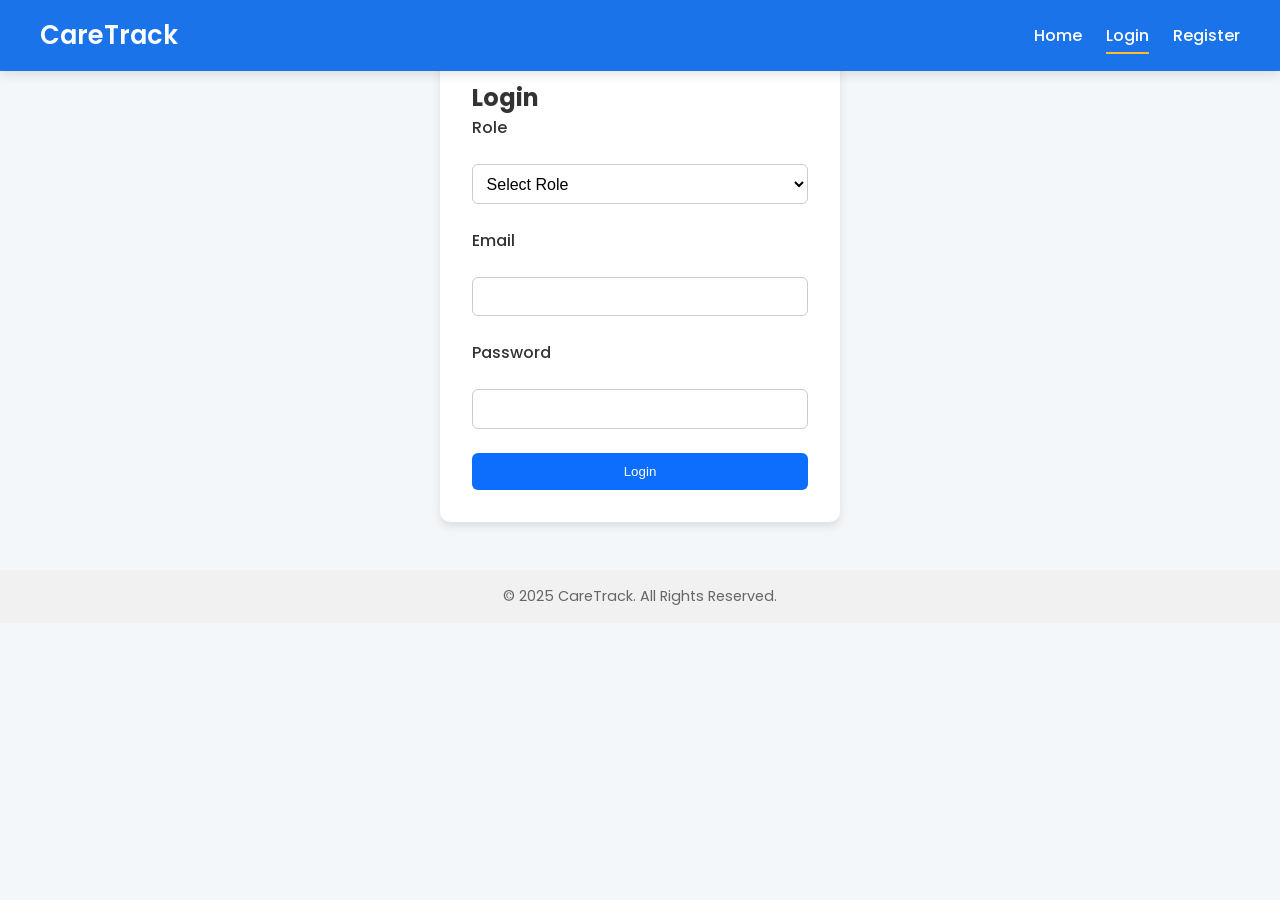
<file: login.html>
<!DOCTYPE html>
<html lang="en">
<head>
  <meta charset="UTF-8">
  <meta name="viewport" content="width=device-width, initial-scale=1.0">
  <title>CareTrack - Login</title>
  <link rel="stylesheet" href="style.css">
</head>
<body>

<header>
  <nav class="navbar">
    <div class="logo">CareTrack</div>
    <ul class="nav-links">
      <li><a href="index.html" class="nav-link">Home</a></li>
      <li><a href="login.html" class="nav-link active">Login</a></li>
      <li><a href="register.html" class="nav-link">Register</a></li>
    </ul>
  </nav>
</header>

<main class="form-container">
  <h2>Login</h2>
  <form>
    <label for="role">Role</label>
    <select id="role" required>
      <option value="">Select Role</option>
      <option value="admin">Admin</option>
      <option value="doctor">Doctor</option>
      <option value="patient">Patient</option>
    </select>

    <label for="email">Email</label>
    <input type="email" id="email" required>

    <label for="password">Password</label>
    <input type="password" id="password" required>

    <button type="submit" class="btn">Login</button>
  </form>
</main>

<footer>
  <p>&copy; 2025 CareTrack. All Rights Reserved.</p>
</footer>

<script src="login.js"></script>
</body>
</html>
</file>
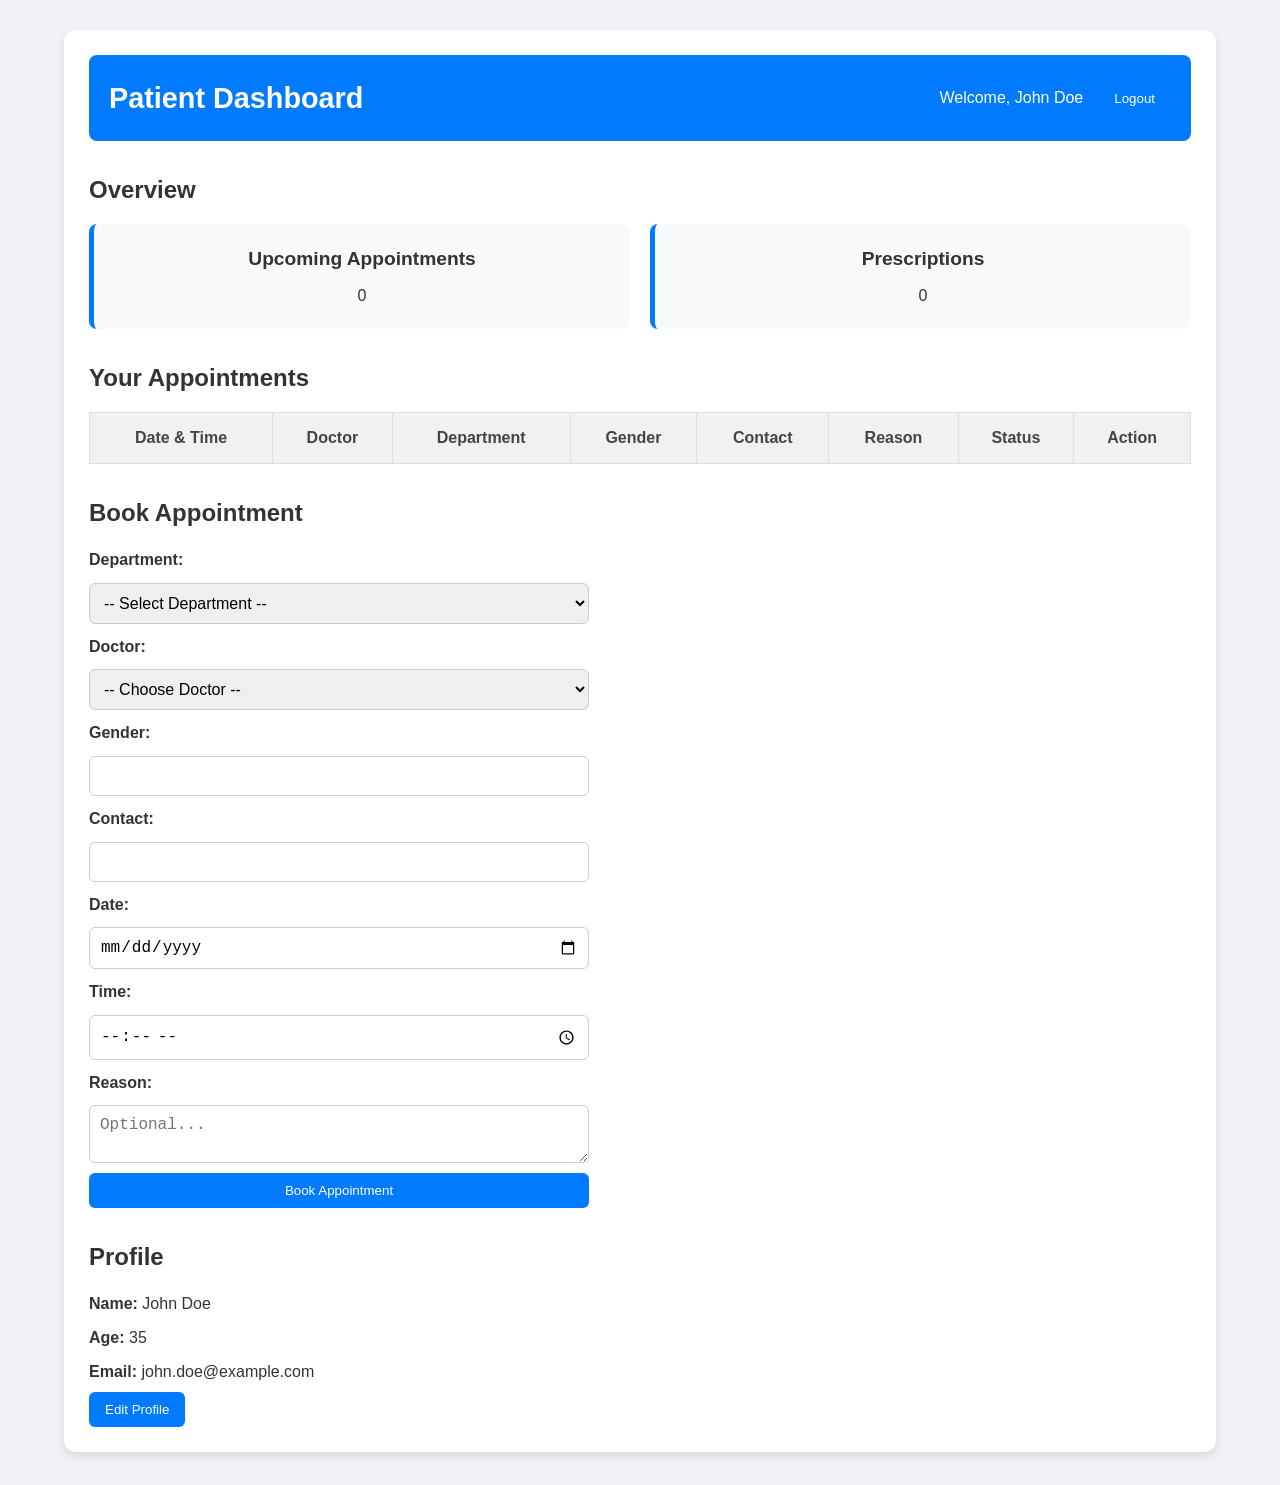
<file: patient-dashboard.html>
<!DOCTYPE html>
<html lang="en">
<head>
  <meta charset="UTF-8" />
  <meta name="viewport" content="width=device-width, initial-scale=1.0"/>
  <title>Patient Dashboard</title>
  <link rel="stylesheet" href="styles.css" />
</head>
<body>
  <div class="patient-dashboard-container">
    <header>
      <h1>Patient Dashboard</h1>
      <div class="patient-info">
        <p>Welcome, <span id="patient-name">John Doe</span></p>
        <button id="logout-btn">Logout</button>
      </div>
    </header>
 
    <section class="overview">
      <h2>Overview</h2>
      <div class="overview-stats">
        <div class="stat">
          <h3>Upcoming Appointments</h3>
          <p id="appointment-count">0</p>
        </div>
        <div class="stat">
          <h3>Prescriptions</h3>
          <p id="prescription-count">0</p>
        </div>
      </div>
    </section>
 
    <section class="appointments">
      <h2>Your Appointments</h2>
      <table id="appointments-table">
        <thead>
          <tr>
            <th>Date & Time</th>
            <th>Doctor</th>
            <th>Department</th>
            <th>Gender</th>
            <th>Contact</th>
            <th>Reason</th>
            <th>Status</th>
            <th>Action</th>
          </tr>
        </thead>
        <tbody></tbody>
      </table>
    </section>
 
    <section class="book-appointment">
      <h2>Book Appointment</h2>
      <form id="appointment-form">
        <label for="department">Department:</label>
        <select id="department" required>
          <option value="">-- Select Department --</option>
          <option value="Cardiology">Cardiology</option>
          <option value="Neurology">Neurology</option>
          <option value="Orthopedics">Orthopedics</option>
        </select>
 
        <label for="doctor">Doctor:</label>
        <select id="doctor" required>
          <option value="">-- Choose Doctor --</option>
        </select>
 
        <label for="gender">Gender:</label>
        <input type="text" id="gender" required>
 
        <label for="contact">Contact:</label>
        <input type="text" id="contact" required>
 
        <label for="date">Date:</label>
        <input type="date" id="date" required />
 
        <label for="time">Time:</label>
        <input type="time" id="time" required />
 
        <label for="reason">Reason:</label>
        <textarea id="reason" rows="2" placeholder="Optional..."></textarea>
 
        <button type="submit">Book Appointment</button>
      </form>
    </section>
    
    <section class="profile">
        <h2>Profile</h2>
        <p><strong>Name:</strong> <span id="profile-name">John Doe</span></p>
        <p><strong>Age:</strong> <span id="profile-age">35</span></p>
        <p><strong>Email:</strong> <span id="profile-email">john.doe@example.com</span></p>
        <button id="edit-profile-btn">Edit Profile</button>
       
        <div id="edit-profile-form" style="display: none; margin-top: 10px;">
          <label for="edit-name">Name:</label>
          <input type="text" id="edit-name" /><br/>
       
          <label for="edit-age">Age:</label>
          <input type="number" id="edit-age" /><br/>
       
          <label for="edit-email">Email:</label>
          <input type="email" id="edit-email" /><br/>
       
          <button id="save-profile-btn">Save</button>
          <button id="cancel-edit-btn">Cancel</button>
        </div>
      </section>
 
  <script src="patient-dashboard.js"></script>
</body>
</html>
</file>
<file: style.css>
@import url('https://fonts.googleapis.com/css2?family=Poppins:wght@400;600&display=swap');

* {
  margin: 0;
  padding: 0;
  box-sizing: border-box;
}

body {
  font-family: 'Poppins', sans-serif;
  background-color: #f4f7f9;
  color: #333;
}

header {
  position: fixed;
  top: 0;
  left: 0;
  width: 100%;
  background-color: #1a73e8;
  color: white;
  padding: 1rem 2rem;
  z-index: 1000;
  box-shadow: 0 4px 10px rgba(0, 0, 0, 0.1);
}

.navbar {
  display: flex;
  justify-content: space-between;
  align-items: center;
  max-width: 1200px;
  margin: auto;
}

.logo {
  font-size: 1.6rem;
  font-weight: 600;
}

.nav-links {
  list-style: none;
  display: flex;
  gap: 1.5rem;
}

.nav-links a {
  color: white;
  text-decoration: none;
  font-weight: 500;
  transition: opacity 0.3s;
}

.nav-links a:hover {
  opacity: 0.8;
}

.nav-links a.active {
  border-bottom: 2px solid #ffbb33;
  padding-bottom: 5px;
}

main {
  padding-top: 80px;
}

.hero {
  background: linear-gradient(to right, #4facfe, #00f2fe);
  min-height: 70vh;
  display: flex;
  justify-content: center;
  align-items: center;
  padding: 4rem 2rem;
  color: white;
  text-align: center;
}

.hero-text h1 {
  font-size: 3rem;
  margin-bottom: 1rem;
}

.hero-text p {
  font-size: 1.2rem;
  margin-bottom: 2rem;
}

.hero-buttons .btn,
.hero-buttons .btn-outline {
  margin: 0 10px;
}

.btn {
  background-color: #0d6efd;
  color: white;
  padding: 0.7rem 1.5rem;
  border: none;
  border-radius: 6px;
  font-weight: 500;
  text-decoration: none;
  transition: background-color 0.3s ease;
}

.btn:hover {
  background-color: #0956c3;
}

.btn-outline {
  background-color: transparent;
  border: 2px solid white;
  color: white;
}

.btn-outline:hover {
  background-color: white;
  color: #0d6efd;
}

main.form-container {
  max-width: 400px;
  margin: 3rem auto;
  padding: 2rem;
  background-color: #ffffff;
  border-radius: 10px;
  box-shadow: 0 4px 10px rgba(0, 0, 0, 0.1);
}

form {
  display: flex;
  flex-direction: column;
  gap: 1.5rem;
}

label {
  font-weight: 500;
}

input {
  padding: 0.6rem;
  border-radius: 6px;
  border: 1px solid #ccc;
  font-size: 1rem;
}

input:focus {
  outline: none;
  border-color: #0d6efd;
  background-color: #f0f8ff;
}

footer {
  text-align: center;
  padding: 1rem;
  background-color: #f1f1f1;
  margin-top: 2rem;
  font-size: 0.9rem;
  color: #666;
}
select {
    padding: 0.6rem;
    border-radius: 6px;
    border: 1px solid #ccc;
    font-size: 1rem;
    background-color: white;
  }
  
  select:focus {
    outline: none;
    border-color: #0d6efd;
    background-color: #f0f8ff;
  }
  
  button.btn {
    cursor: pointer;
  }
</file>
<file: styles.css>
/* Global Reset and Base Styles */
* {
    margin: 0;
    padding: 0;
    box-sizing: border-box;
  }
   
  body {
    font-family: 'Segoe UI', Tahoma, Geneva, Verdana, sans-serif;
    background-color: #f0f2f5;
    color: #333;
    line-height: 1.6;
  }
   
  a {
    text-decoration: none;
    color: inherit;
  }
   
  /* Container */
  .dashboard-container,
  .admin-dashboard-container,
  .doctor-dashboard-container,
  .patient-dashboard-container {
    width: 90%;
    max-width: 1200px;
    margin: 30px auto;
    background-color: #fff;
    padding: 25px;
    border-radius: 12px;
    box-shadow: 0 4px 10px rgba(0, 0, 0, 0.1);
  }
   
  /* Header */
  header {
    display: flex;
    justify-content: space-between;
    align-items: center;
    background-color: #007bff;
    color: white;
    padding: 20px;
    border-radius: 8px;
  }
   
  header h1 {
    font-size: 1.8rem;
  }
   
  header .admin-info,
  header .doctor-info,
  header .patient-info {
    display: flex;
    align-items: center;
    gap: 15px;
  }
   
  /* Buttons */
  button {
    background-color: #007bff;
    color: white;
    padding: 10px 16px;
    border: none;
    border-radius: 6px;
    cursor: pointer;
    font-weight: 500;
  }
   
  button:hover {
    background-color: #0056b3;
  }
   
  button.danger {
    background-color: #dc3545;
  }
   
  button.danger:hover {
    background-color: #c82333;
  }
   
  /* Sections */
  section {
    margin-top: 30px;
  }
   
  section h2 {
    font-size: 1.5rem;
    margin-bottom: 15px;
    color: #333;
  }
   
  /* Overview Cards */
  .overview-stats {
    display: flex;
    flex-wrap: wrap;
    gap: 20px;
    margin-top: 10px;
  }
   
  .stat {
    flex: 1;
    min-width: 200px;
    background-color: #f8f9fa;
    padding: 20px;
    border-left: 5px solid #007bff;
    border-radius: 8px;
    text-align: center;
  }
   
  .stat h3 {
    font-size: 1.2rem;
    margin-bottom: 8px;
  }
   
  /* Tables */
  table {
    width: 100%;
    border-collapse: collapse;
    margin-top: 15px;
  }
   
  table th,
  table td {
    border: 1px solid #ddd;
    padding: 12px;
    text-align: center;
  }
   
  table th {
    background-color: #f1f1f1;
    color: #444;
  }
   
  table tr:nth-child(even) {
    background-color: #fafafa;
  }
   
  table tr:hover {
    background-color: #f0f0f0;
  }
   
  /* Profile Section */
  .profile p {
    margin: 8px 0;
    font-size: 1rem;
  }
   
  /* Responsive Layout */
  @media screen and (max-width: 768px) {
    header {
      flex-direction: column;
      align-items: flex-start;
    }
   
    .overview-stats {
      flex-direction: column;
    }
   
    table th, table td {
      font-size: 14px;
    }
   
    .stat {
      text-align: left;
    }
  }
  .book-appointment form {
    display: flex;
    flex-direction: column;
    gap: 10px;
    max-width: 500px;
  }
   
  .book-appointment label {
    font-weight: bold;
  }
   
  .book-appointment input,
  .book-appointment select,
  .book-appointment textarea {
    padding: 10px;
    border: 1px solid #ccc;
    border-radius: 6px;
    font-size: 1rem;
  }
</file>
